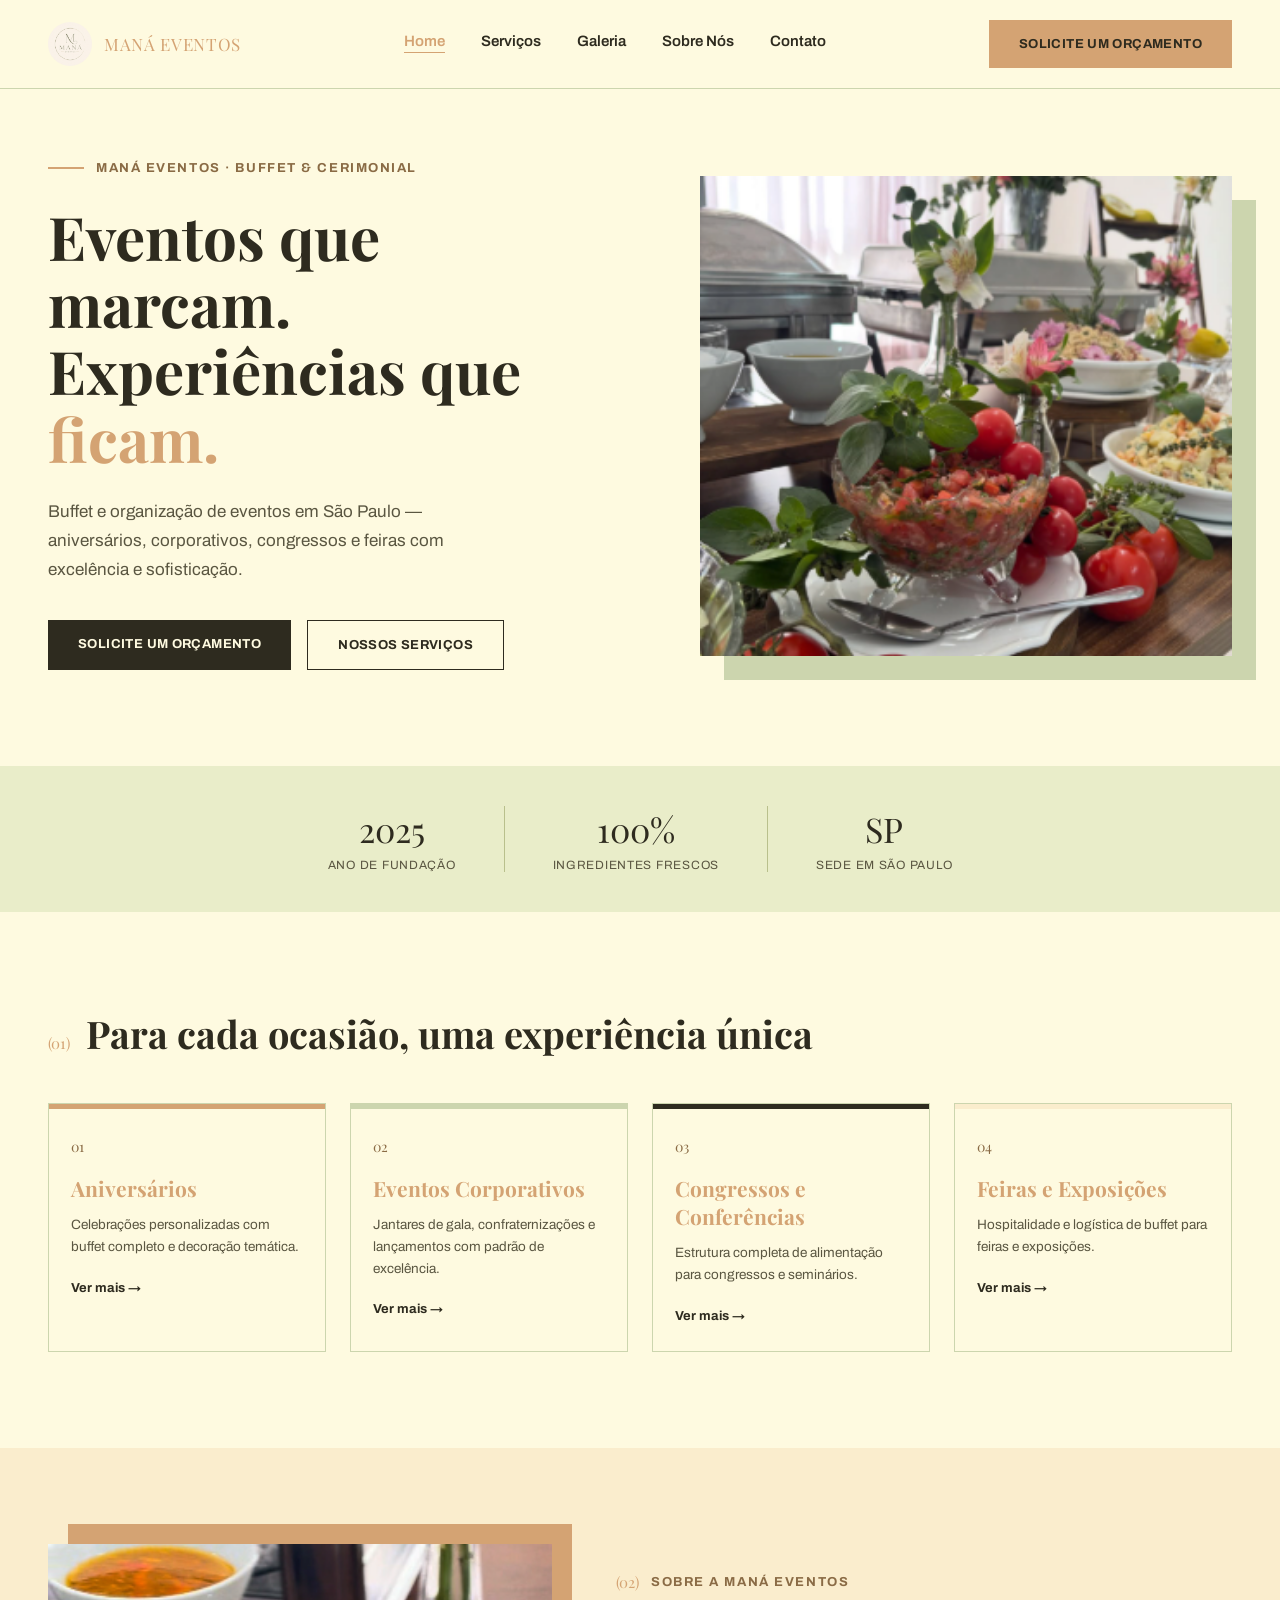
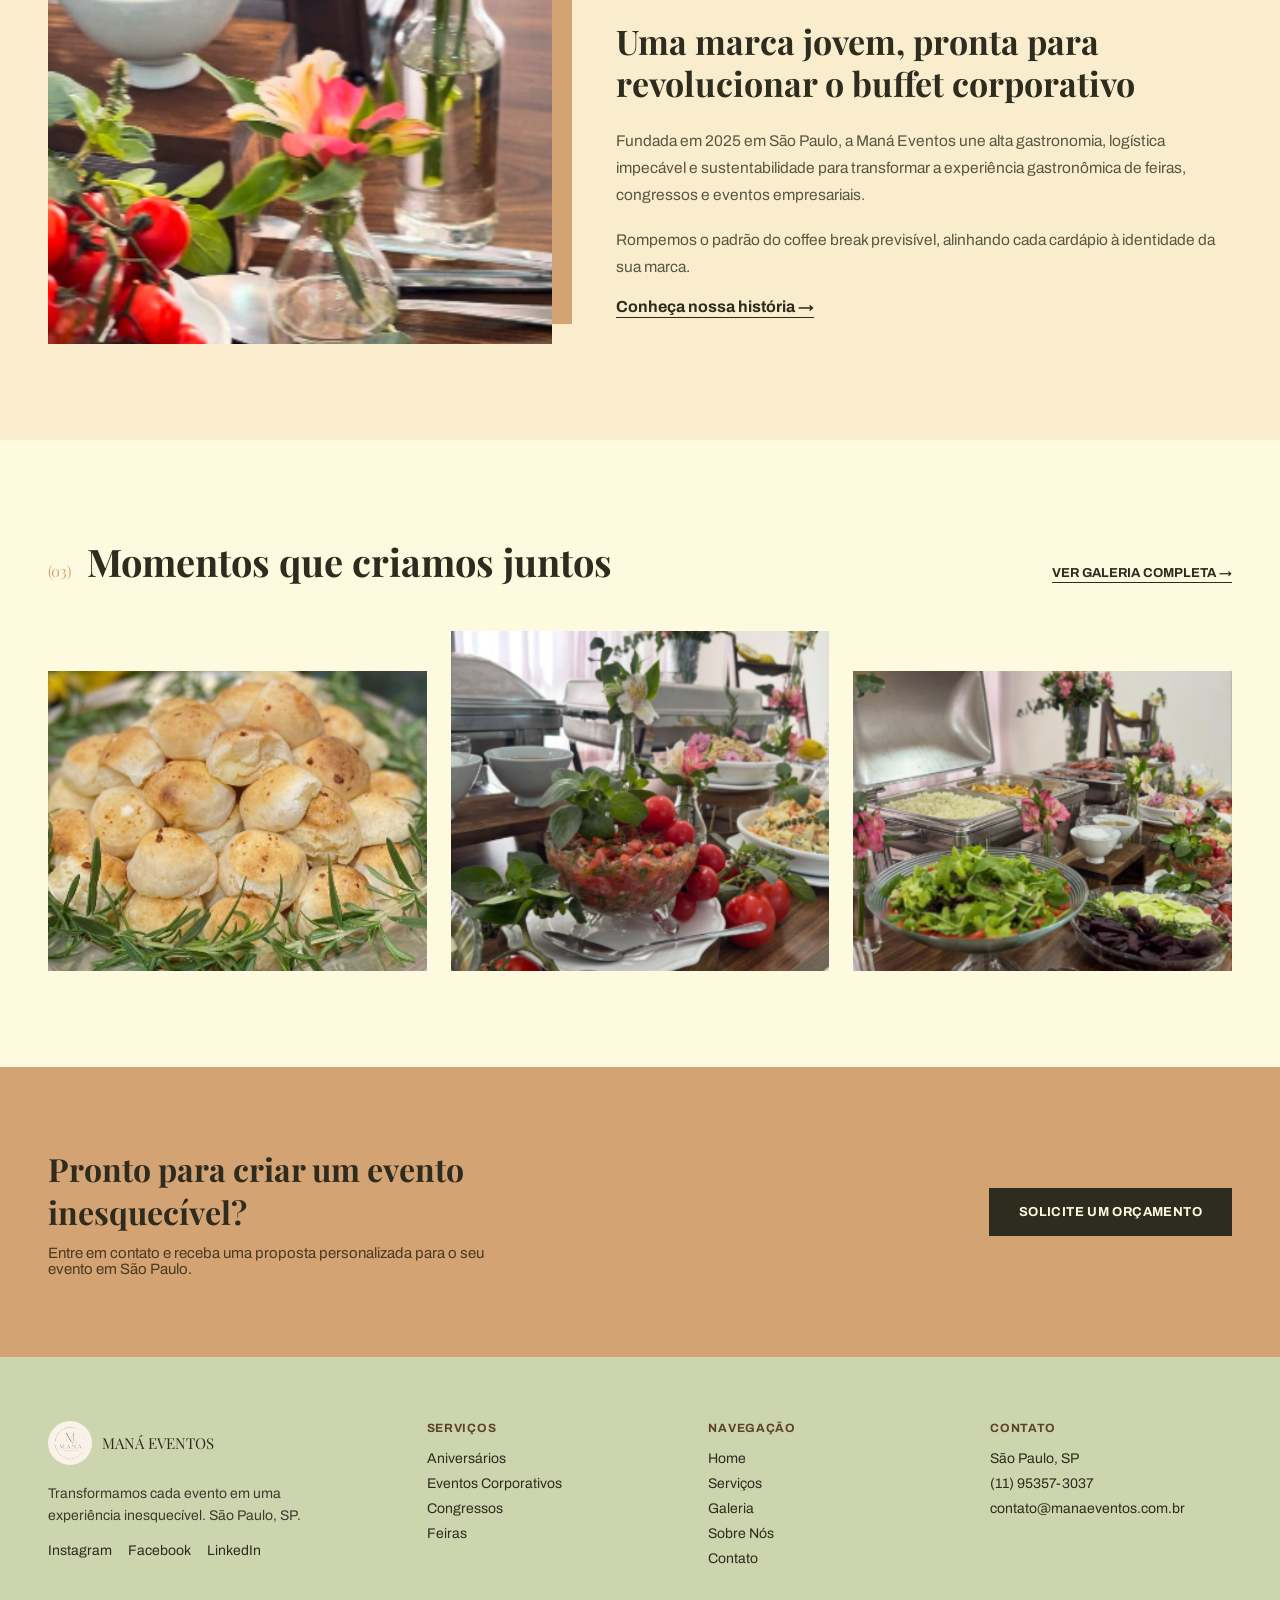
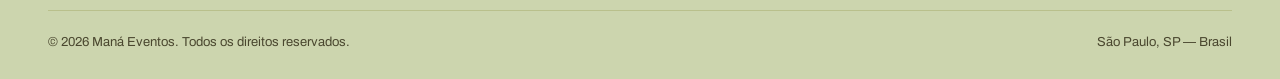
<file: index.html>
<!DOCTYPE html>
<html lang="pt-BR">
<head>
<meta charset="utf-8">
<meta name="viewport" content="width=device-width, initial-scale=1">
<title>Maná Eventos | Buffet & Cerimonial em São Paulo</title>
<meta name="description" content="Buffet e organização de eventos em São Paulo — aniversários, corporativos, congressos e feiras com excelência e sofisticação.">
<link rel="preconnect" href="https://fonts.googleapis.com">
<link rel="preconnect" href="https://fonts.gstatic.com" crossorigin>
<link href="https://fonts.googleapis.com/css2?family=Playfair+Display:ital,wght@0,500;0,700;1,500&family=Archivo:wght@400;500;600;700&display=swap" rel="stylesheet">
<link rel="stylesheet" href="css/style.css">
</head>
<body>

<nav class="nav">
  <a class="nav-brand" href="index.html">
    <img src="assets/mana-logo.jpeg" alt="Maná Eventos">
    <span>MANÁ EVENTOS</span>
  </a>
  <div class="nav-links" id="nav-links">
    <a class="nav-link active" href="index.html">Home</a>
    <a class="nav-link" href="servicos.html">Serviços</a>
    <a class="nav-link" href="galeria.html">Galeria</a>
    <a class="nav-link" href="sobre.html">Sobre Nós</a>
    <a class="nav-link" href="contato.html">Contato</a>
  </div>
  <a class="btn btn-terracotta nav-cta" href="contato.html">SOLICITE UM ORÇAMENTO</a>
  <button id="nav-burger" class="nav-burger" aria-label="Abrir menu"><span></span><span></span><span></span></button>
  <div id="mobile-menu" class="mobile-menu">
    <a class="nav-link active" href="index.html">Home</a>
    <a class="nav-link" href="servicos.html">Serviços</a>
    <a class="nav-link" href="galeria.html">Galeria</a>
    <a class="nav-link" href="sobre.html">Sobre Nós</a>
    <a class="nav-link" href="contato.html">Contato</a>
    <a class="btn btn-terracotta" href="contato.html">SOLICITE UM ORÇAMENTO</a>
  </div>
</nav>

<div class="wrap hero">
  <div>
    <div class="eyebrow">
      <div class="rule"></div>
      <span class="label">MANÁ EVENTOS · BUFFET &amp; CERIMONIAL</span>
    </div>
    <h1>Eventos que marcam.<br>Experiências que <span class="accent">ficam.</span></h1>
    <p class="lede">Buffet e organização de eventos em São Paulo — aniversários, corporativos, congressos e feiras com excelência e sofisticação.</p>
    <div class="hero-actions">
      <a class="btn btn-dark" href="contato.html">SOLICITE UM ORÇAMENTO</a>
      <a class="btn btn-outline" href="servicos.html">NOSSOS SERVIÇOS</a>
    </div>
  </div>
  <div class="hero-media">
    <div class="backdrop"></div>
    <img src="assets/food-6.png" alt="Mesa de evento Maná Eventos">
  </div>
</div>

<div class="stats-band">
  <div class="wrap">
    <div class="stat"><div class="num">2025</div><div class="cap">ANO DE FUNDAÇÃO</div></div>
    <div class="stat"><div class="num">100%</div><div class="cap">INGREDIENTES FRESCOS</div></div>
    <div class="stat"><div class="num">SP</div><div class="cap">SEDE EM SÃO PAULO</div></div>
  </div>
</div>

<div class="wrap section">
  <div class="section-tag">
    <span class="num">(01)</span>
    <h2>Para cada ocasião, uma experiência única</h2>
  </div>
  <div class="services-grid">
    <a class="svc-card" href="servicos.html">
      <div class="bar" style="background:#D4A373;"></div>
      <div class="body">
        <div class="num">01</div>
        <h3>Aniversários</h3>
        <p>Celebrações personalizadas com buffet completo e decoração temática.</p>
        <span class="more">Ver mais →</span>
      </div>
    </a>
    <a class="svc-card" href="servicos.html">
      <div class="bar" style="background:#CCD5AE;"></div>
      <div class="body">
        <div class="num">02</div>
        <h3>Eventos Corporativos</h3>
        <p>Jantares de gala, confraternizações e lançamentos com padrão de excelência.</p>
        <span class="more">Ver mais →</span>
      </div>
    </a>
    <a class="svc-card" href="servicos.html">
      <div class="bar" style="background:#2E2B1F;"></div>
      <div class="body">
        <div class="num">03</div>
        <h3>Congressos e Conferências</h3>
        <p>Estrutura completa de alimentação para congressos e seminários.</p>
        <span class="more">Ver mais →</span>
      </div>
    </a>
    <a class="svc-card" href="servicos.html">
      <div class="bar" style="background:#FAEDCD;"></div>
      <div class="body">
        <div class="num">04</div>
        <h3>Feiras e Exposições</h3>
        <p>Hospitalidade e logística de buffet para feiras e exposições.</p>
        <span class="more">Ver mais →</span>
      </div>
    </a>
  </div>
</div>

<div class="about-preview">
  <div class="wrap">
    <div class="media">
      <div class="backdrop"></div>
      <img src="assets/food-5.png" alt="Preparo do buffet Maná Eventos">
    </div>
    <div>
      <div class="eyebrow">
        <span class="num" style="font-family:'Playfair Display',serif;font-size:15px;color:#D4A373;">(02)</span>
        <span class="label">SOBRE A MANÁ EVENTOS</span>
      </div>
      <h2>Uma marca jovem, pronta para revolucionar o buffet corporativo</h2>
      <p>Fundada em 2025 em São Paulo, a Maná Eventos une alta gastronomia, logística impecável e sustentabilidade para transformar a experiência gastronômica de feiras, congressos e eventos empresariais.</p>
      <p>Rompemos o padrão do coffee break previsível, alinhando cada cardápio à identidade da sua marca.</p>
      <a class="more" href="sobre.html">Conheça nossa história →</a>
    </div>
  </div>
</div>

<div class="wrap section">
  <div class="section-tag" style="justify-content:space-between;">
    <div style="display:flex;align-items:baseline;gap:16px;">
      <span class="num">(03)</span>
      <h2>Momentos que criamos juntos</h2>
    </div>
    <a href="galeria.html" style="font-size:13px;font-weight:700;color:#2E2B1F;border-bottom:1px solid #2E2B1F;padding-bottom:2px;white-space:nowrap;">VER GALERIA COMPLETA →</a>
  </div>
  <div class="gallery-preview-grid">
    <img class="short" src="assets/food-1.png" alt="Buffet Maná Eventos">
    <img class="tall" src="assets/food-6.png" alt="Mesa de evento Maná Eventos">
    <img class="short" src="assets/food-4.png" alt="Mesa de evento Maná Eventos">
  </div>
</div>

<div class="cta-band">
  <div class="wrap">
    <div>
      <h2>Pronto para criar um evento inesquecível?</h2>
      <p>Entre em contato e receba uma proposta personalizada para o seu evento em São Paulo.</p>
    </div>
    <a class="btn btn-dark" href="contato.html">SOLICITE UM ORÇAMENTO</a>
  </div>
</div>

<footer class="site-footer">
  <div class="wrap footer-grid">
    <div>
      <div class="footer-brand"><img src="assets/mana-logo.jpeg" alt="Maná Eventos"><span>MANÁ EVENTOS</span></div>
      <p>Transformamos cada evento em uma experiência inesquecível. São Paulo, SP.</p>
      <div class="footer-social">
        <a href="https://instagram.com/mana_eventosbuffet" target="_blank" rel="noopener">Instagram</a>
        <a href="#">Facebook</a>
        <a href="#">LinkedIn</a>
      </div>
    </div>
    <div>
      <div class="footer-col-title">SERVIÇOS</div>
      <div class="footer-links">
        <a href="servicos.html">Aniversários</a>
        <a href="servicos.html">Eventos Corporativos</a>
        <a href="servicos.html">Congressos</a>
        <a href="servicos.html">Feiras</a>
      </div>
    </div>
    <div>
      <div class="footer-col-title">NAVEGAÇÃO</div>
      <div class="footer-links">
        <a href="index.html">Home</a>
        <a href="servicos.html">Serviços</a>
        <a href="galeria.html">Galeria</a>
        <a href="sobre.html">Sobre Nós</a>
        <a href="contato.html">Contato</a>
      </div>
    </div>
    <div>
      <div class="footer-col-title">CONTATO</div>
      <div class="footer-links">
        <span>São Paulo, SP</span>
        <span>(11) 95357-3037</span>
        <span>contato@manaeventos.com.br</span>
      </div>
    </div>
  </div>
  <div class="footer-bottom">
    <span>© 2026 Maná Eventos. Todos os direitos reservados.</span>
    <span>São Paulo, SP — Brasil</span>
  </div>
</footer>
<script src="js/main.js"></script>
</body>
</html>
</file>
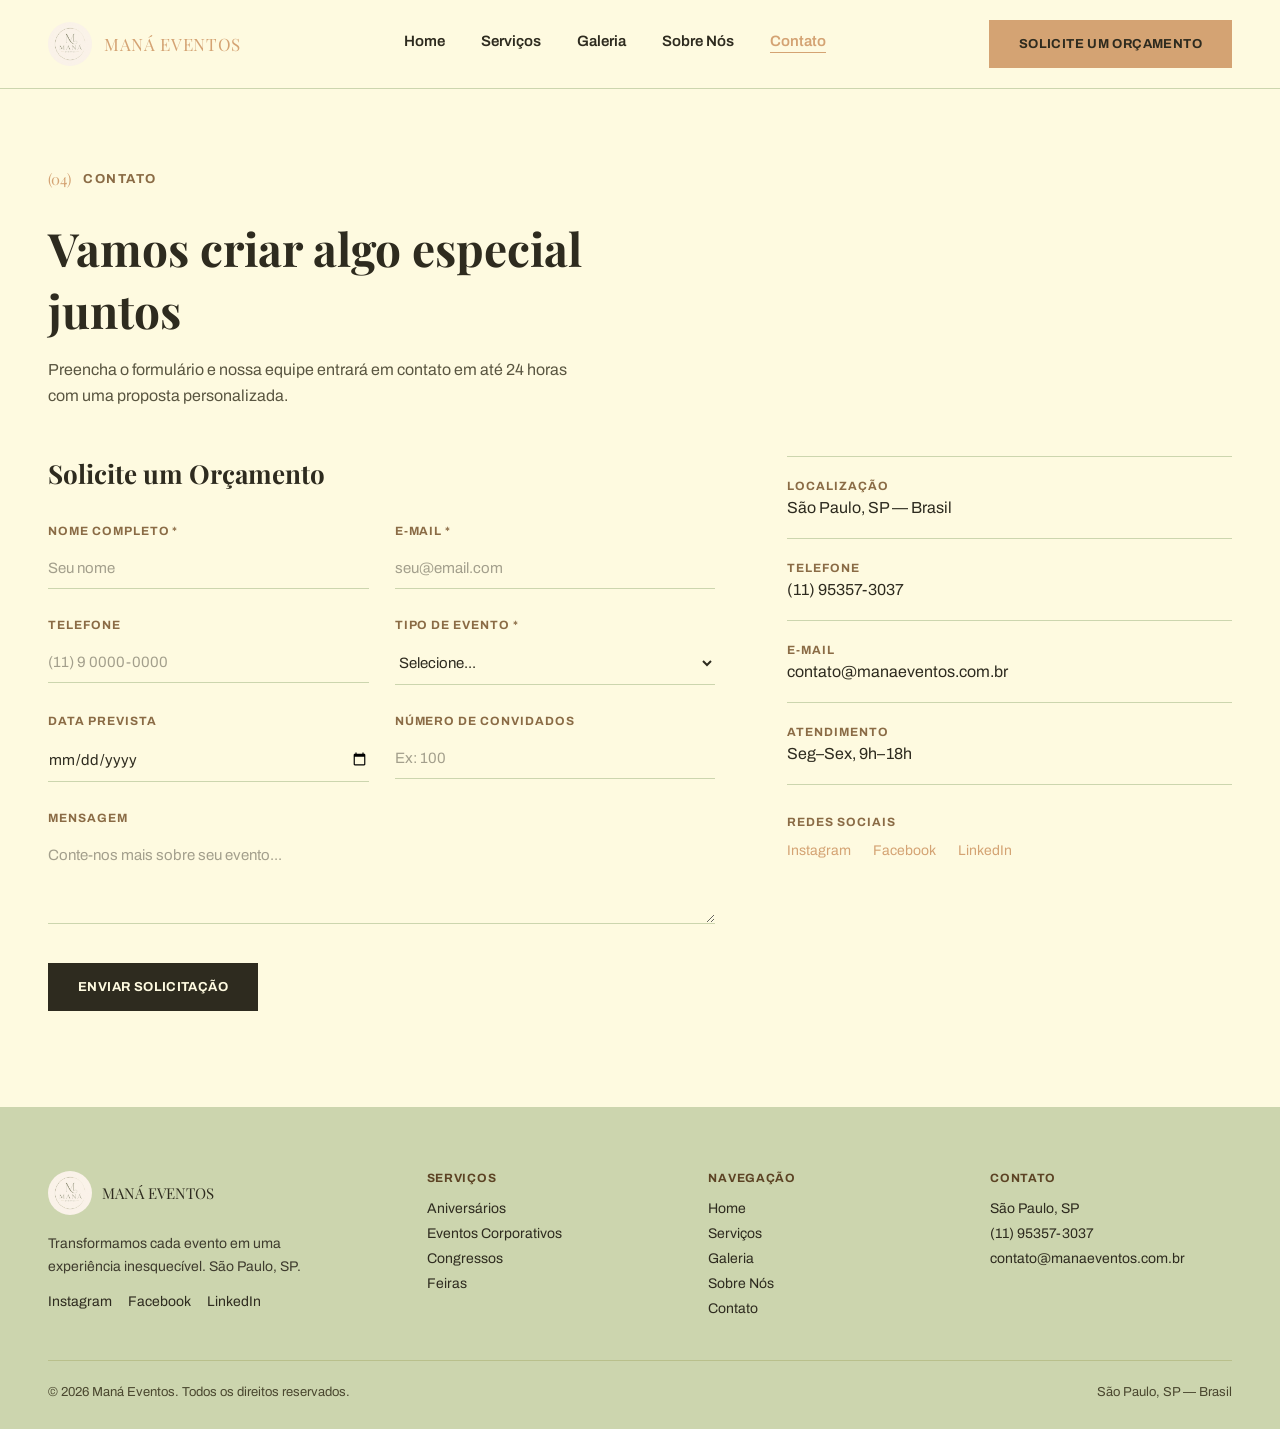
<file: contato.html>
<!DOCTYPE html>
<html lang="pt-BR">
<head>
<meta charset="utf-8">
<meta name="viewport" content="width=device-width, initial-scale=1">
<title>Contato | Maná Eventos</title>
<meta name="description" content="Solicite um orçamento com a Maná Eventos. Nossa equipe entrará em contato em até 24 horas com uma proposta personalizada.">
<link rel="preconnect" href="https://fonts.googleapis.com">
<link rel="preconnect" href="https://fonts.gstatic.com" crossorigin>
<link href="https://fonts.googleapis.com/css2?family=Playfair+Display:ital,wght@0,500;0,700;1,500&family=Archivo:wght@400;500;600;700&display=swap" rel="stylesheet">
<link rel="stylesheet" href="css/style.css">
</head>
<body>

<nav class="nav">
  <a class="nav-brand" href="index.html">
    <img src="assets/mana-logo.jpeg" alt="Maná Eventos">
    <span>MANÁ EVENTOS</span>
  </a>
  <div class="nav-links">
    <a class="nav-link" href="index.html">Home</a>
    <a class="nav-link" href="servicos.html">Serviços</a>
    <a class="nav-link" href="galeria.html">Galeria</a>
    <a class="nav-link" href="sobre.html">Sobre Nós</a>
    <a class="nav-link active" href="contato.html">Contato</a>
  </div>
  <a class="btn btn-terracotta nav-cta" href="contato.html">SOLICITE UM ORÇAMENTO</a>
  <button id="nav-burger" class="nav-burger" aria-label="Abrir menu"><span></span><span></span><span></span></button>
  <div id="mobile-menu" class="mobile-menu">
    <a class="nav-link" href="index.html">Home</a>
    <a class="nav-link" href="servicos.html">Serviços</a>
    <a class="nav-link" href="galeria.html">Galeria</a>
    <a class="nav-link" href="sobre.html">Sobre Nós</a>
    <a class="nav-link active" href="contato.html">Contato</a>
    <a class="btn btn-terracotta" href="contato.html">SOLICITE UM ORÇAMENTO</a>
  </div>
</nav>

<div class="wrap page-head">
  <div class="eyebrow">
    <span class="num" style="font-family:'Playfair Display',serif;font-size:15px;color:#D4A373;">(04)</span>
    <span class="label">CONTATO</span>
  </div>
  <h1 style="max-width:600px;">Vamos criar algo especial juntos</h1>
  <p style="max-width:520px;">Preencha o formulário e nossa equipe entrará em contato em até 24 horas com uma proposta personalizada.</p>
</div>

<div class="wrap contact-body">
  <div>
    <h2>Solicite um Orçamento</h2>

    <div id="success-note" class="success-note" style="display:none;">Obrigado! Recebemos sua solicitação e entraremos em contato em breve.</div>
    <div id="error-note" class="error-note" style="display:none;">Não foi possível enviar sua solicitação agora. Tente novamente em instantes ou fale conosco pelo telefone (11) 95357-3037.</div>

    <form id="contact-form" class="contact-form" action="/api/contact" method="POST">
      <input type="text" name="_honey" style="display:none" tabindex="-1" autocomplete="off">
      <div class="form-row">
        <div class="field">
          <label for="nome">NOME COMPLETO *</label>
          <input id="nome" name="nome" required placeholder="Seu nome">
        </div>
        <div class="field">
          <label for="email">E-MAIL *</label>
          <input id="email" name="email" type="email" required placeholder="seu@email.com">
        </div>
      </div>
      <div class="form-row">
        <div class="field">
          <label for="telefone">TELEFONE</label>
          <input id="telefone" name="telefone" type="tel" inputmode="numeric" autocomplete="tel" placeholder="(11) 9 0000-0000">
        </div>
        <div class="field">
          <label for="tipoEvento">TIPO DE EVENTO *</label>
          <select id="tipoEvento" name="tipoEvento" required>
            <option value="">Selecione...</option>
            <option value="Aniversário">Aniversário</option>
            <option value="Evento Corporativo">Evento Corporativo</option>
            <option value="Congresso">Congresso</option>
            <option value="Feira">Feira</option>
            <option value="Outro">Outro</option>
          </select>
        </div>
      </div>
      <div class="form-row">
        <div class="field">
          <label for="data">DATA PREVISTA</label>
          <input id="data" name="data" type="date">
        </div>
        <div class="field">
          <label for="convidados">NÚMERO DE CONVIDADOS</label>
          <input id="convidados" name="convidados" placeholder="Ex: 100">
        </div>
      </div>
      <div class="field">
        <label for="mensagem">MENSAGEM</label>
        <textarea id="mensagem" name="mensagem" rows="4" placeholder="Conte-nos mais sobre seu evento..."></textarea>
      </div>
      <button type="submit" class="btn btn-dark submit" id="contact-submit">ENVIAR SOLICITAÇÃO</button>
    </form>
  </div>

  <div>
    <div class="info-list">
      <div class="item">
        <div class="k">LOCALIZAÇÃO</div>
        <div class="v">São Paulo, SP — Brasil</div>
      </div>
      <div class="item">
        <div class="k">TELEFONE</div>
        <div class="v">(11) 95357-3037</div>
      </div>
      <div class="item">
        <div class="k">E-MAIL</div>
        <div class="v">contato@manaeventos.com.br</div>
      </div>
      <div class="item last">
        <div class="k">ATENDIMENTO</div>
        <div class="v">Seg–Sex, 9h–18h</div>
      </div>
    </div>
    <div class="social-block">
      <div class="label">REDES SOCIAIS</div>
      <div class="links">
        <a href="https://instagram.com/mana_eventosbuffet" target="_blank" rel="noopener">Instagram</a>
        <a href="#">Facebook</a>
        <a href="#">LinkedIn</a>
      </div>
    </div>
  </div>
</div>

<footer class="site-footer">
  <div class="wrap footer-grid">
    <div>
      <div class="footer-brand"><img src="assets/mana-logo.jpeg" alt="Maná Eventos"><span>MANÁ EVENTOS</span></div>
      <p>Transformamos cada evento em uma experiência inesquecível. São Paulo, SP.</p>
      <div class="footer-social">
        <a href="https://instagram.com/mana_eventosbuffet" target="_blank" rel="noopener">Instagram</a>
        <a href="#">Facebook</a>
        <a href="#">LinkedIn</a>
      </div>
    </div>
    <div>
      <div class="footer-col-title">SERVIÇOS</div>
      <div class="footer-links">
        <a href="servicos.html">Aniversários</a>
        <a href="servicos.html">Eventos Corporativos</a>
        <a href="servicos.html">Congressos</a>
        <a href="servicos.html">Feiras</a>
      </div>
    </div>
    <div>
      <div class="footer-col-title">NAVEGAÇÃO</div>
      <div class="footer-links">
        <a href="index.html">Home</a>
        <a href="servicos.html">Serviços</a>
        <a href="galeria.html">Galeria</a>
        <a href="sobre.html">Sobre Nós</a>
        <a href="contato.html">Contato</a>
      </div>
    </div>
    <div>
      <div class="footer-col-title">CONTATO</div>
      <div class="footer-links">
        <span>São Paulo, SP</span>
        <span>(11) 95357-3037</span>
        <span>contato@manaeventos.com.br</span>
      </div>
    </div>
  </div>
  <div class="footer-bottom">
    <span>© 2026 Maná Eventos. Todos os direitos reservados.</span>
    <span>São Paulo, SP — Brasil</span>
  </div>
</footer>
<script src="js/main.js"></script>
<script src="js/phone-mask.js"></script>
<script src="js/contact-form.js"></script>
</body>
</html>
</file>
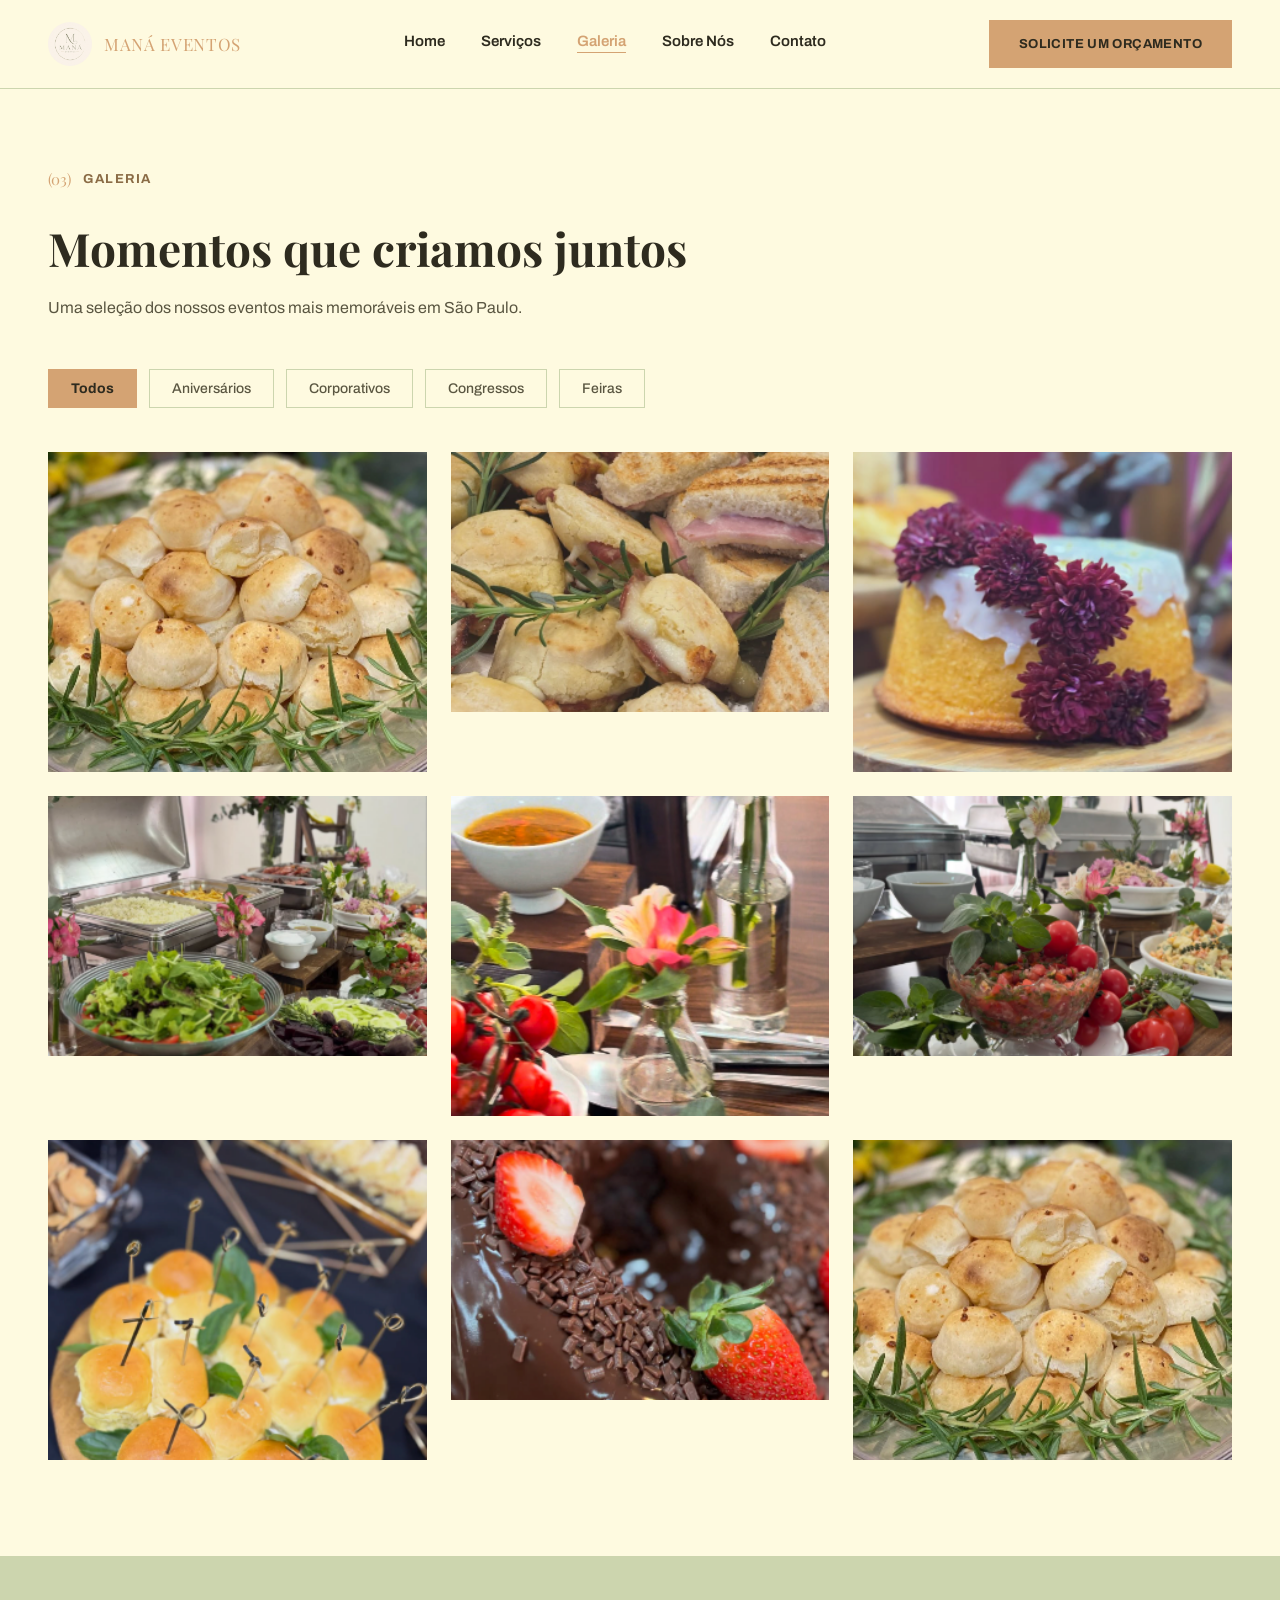
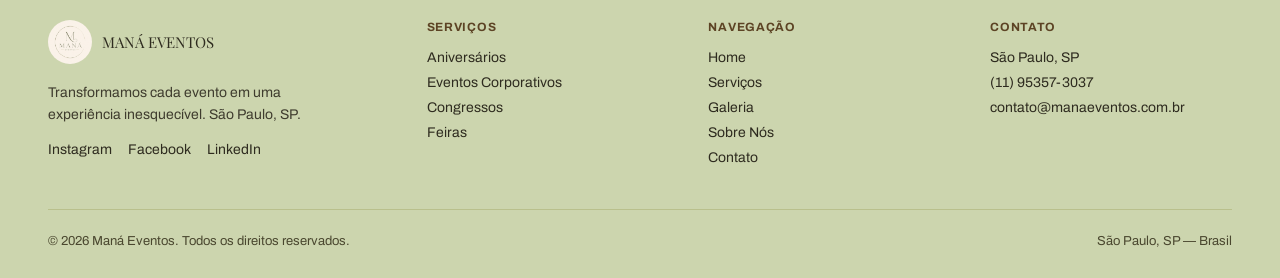
<file: galeria.html>
<!DOCTYPE html>
<html lang="pt-BR">
<head>
<meta charset="utf-8">
<meta name="viewport" content="width=device-width, initial-scale=1">
<title>Galeria | Maná Eventos</title>
<meta name="description" content="Uma seleção dos eventos mais memoráveis da Maná Eventos em São Paulo.">
<link rel="preconnect" href="https://fonts.googleapis.com">
<link rel="preconnect" href="https://fonts.gstatic.com" crossorigin>
<link href="https://fonts.googleapis.com/css2?family=Playfair+Display:ital,wght@0,500;0,700;1,500&family=Archivo:wght@400;500;600;700&display=swap" rel="stylesheet">
<link rel="stylesheet" href="css/style.css">
</head>
<body>

<nav class="nav">
  <a class="nav-brand" href="index.html">
    <img src="assets/mana-logo.jpeg" alt="Maná Eventos">
    <span>MANÁ EVENTOS</span>
  </a>
  <div class="nav-links">
    <a class="nav-link" href="index.html">Home</a>
    <a class="nav-link" href="servicos.html">Serviços</a>
    <a class="nav-link active" href="galeria.html">Galeria</a>
    <a class="nav-link" href="sobre.html">Sobre Nós</a>
    <a class="nav-link" href="contato.html">Contato</a>
  </div>
  <a class="btn btn-terracotta nav-cta" href="contato.html">SOLICITE UM ORÇAMENTO</a>
  <button id="nav-burger" class="nav-burger" aria-label="Abrir menu"><span></span><span></span><span></span></button>
  <div id="mobile-menu" class="mobile-menu">
    <a class="nav-link" href="index.html">Home</a>
    <a class="nav-link" href="servicos.html">Serviços</a>
    <a class="nav-link active" href="galeria.html">Galeria</a>
    <a class="nav-link" href="sobre.html">Sobre Nós</a>
    <a class="nav-link" href="contato.html">Contato</a>
    <a class="btn btn-terracotta" href="contato.html">SOLICITE UM ORÇAMENTO</a>
  </div>
</nav>

<div class="wrap page-head">
  <div class="eyebrow">
    <span class="num" style="font-family:'Playfair Display',serif;font-size:15px;color:#D4A373;">(03)</span>
    <span class="label">GALERIA</span>
  </div>
  <h1>Momentos que criamos juntos</h1>
  <p>Uma seleção dos nossos eventos mais memoráveis em São Paulo.</p>
</div>

<div class="wrap gallery-body">
  <div class="gallery-tabs" id="gallery-tabs">
    <button class="gallery-tab active" data-filter="Todos">Todos</button>
    <button class="gallery-tab" data-filter="Aniversários">Aniversários</button>
    <button class="gallery-tab" data-filter="Corporativos">Corporativos</button>
    <button class="gallery-tab" data-filter="Congressos">Congressos</button>
    <button class="gallery-tab" data-filter="Feiras">Feiras</button>
  </div>
  <div class="gallery-grid" id="gallery-grid">
    <div class="gallery-item h-tall" data-tags="Todos,Aniversários,Corporativos"><img src="assets/food-1.png" alt="Evento Maná"></div>
    <div class="gallery-item h-short" data-tags="Todos,Corporativos,Feiras"><img src="assets/food-2.png" alt="Evento Maná"></div>
    <div class="gallery-item h-tall" data-tags="Todos,Aniversários"><img src="assets/food-3.png" alt="Evento Maná"></div>
    <div class="gallery-item h-short" data-tags="Todos,Corporativos,Congressos"><img src="assets/food-4.png" alt="Evento Maná"></div>
    <div class="gallery-item h-tall" data-tags="Todos,Aniversários,Feiras"><img src="assets/food-5.png" alt="Evento Maná"></div>
    <div class="gallery-item h-short" data-tags="Todos,Corporativos"><img src="assets/food-6.png" alt="Evento Maná"></div>
    <div class="gallery-item h-tall" data-tags="Todos,Aniversários,Congressos"><img src="assets/food-7.png" alt="Evento Maná"></div>
    <div class="gallery-item h-short" data-tags="Todos,Aniversários"><img src="assets/food-8.png" alt="Evento Maná"></div>
    <div class="gallery-item h-tall" data-tags="Todos,Congressos,Feiras"><img src="assets/food-1.png" alt="Evento Maná"></div>
  </div>
</div>

<footer class="site-footer">
  <div class="wrap footer-grid">
    <div>
      <div class="footer-brand"><img src="assets/mana-logo.jpeg" alt="Maná Eventos"><span>MANÁ EVENTOS</span></div>
      <p>Transformamos cada evento em uma experiência inesquecível. São Paulo, SP.</p>
      <div class="footer-social">
        <a href="https://instagram.com/mana_eventosbuffet" target="_blank" rel="noopener">Instagram</a>
        <a href="#">Facebook</a>
        <a href="#">LinkedIn</a>
      </div>
    </div>
    <div>
      <div class="footer-col-title">SERVIÇOS</div>
      <div class="footer-links">
        <a href="servicos.html">Aniversários</a>
        <a href="servicos.html">Eventos Corporativos</a>
        <a href="servicos.html">Congressos</a>
        <a href="servicos.html">Feiras</a>
      </div>
    </div>
    <div>
      <div class="footer-col-title">NAVEGAÇÃO</div>
      <div class="footer-links">
        <a href="index.html">Home</a>
        <a href="servicos.html">Serviços</a>
        <a href="galeria.html">Galeria</a>
        <a href="sobre.html">Sobre Nós</a>
        <a href="contato.html">Contato</a>
      </div>
    </div>
    <div>
      <div class="footer-col-title">CONTATO</div>
      <div class="footer-links">
        <span>São Paulo, SP</span>
        <span>(11) 95357-3037</span>
        <span>contato@manaeventos.com.br</span>
      </div>
    </div>
  </div>
  <div class="footer-bottom">
    <span>© 2026 Maná Eventos. Todos os direitos reservados.</span>
    <span>São Paulo, SP — Brasil</span>
  </div>
</footer>
<script src="js/main.js"></script>
<script src="js/gallery.js"></script>
</body>
</html>
</file>
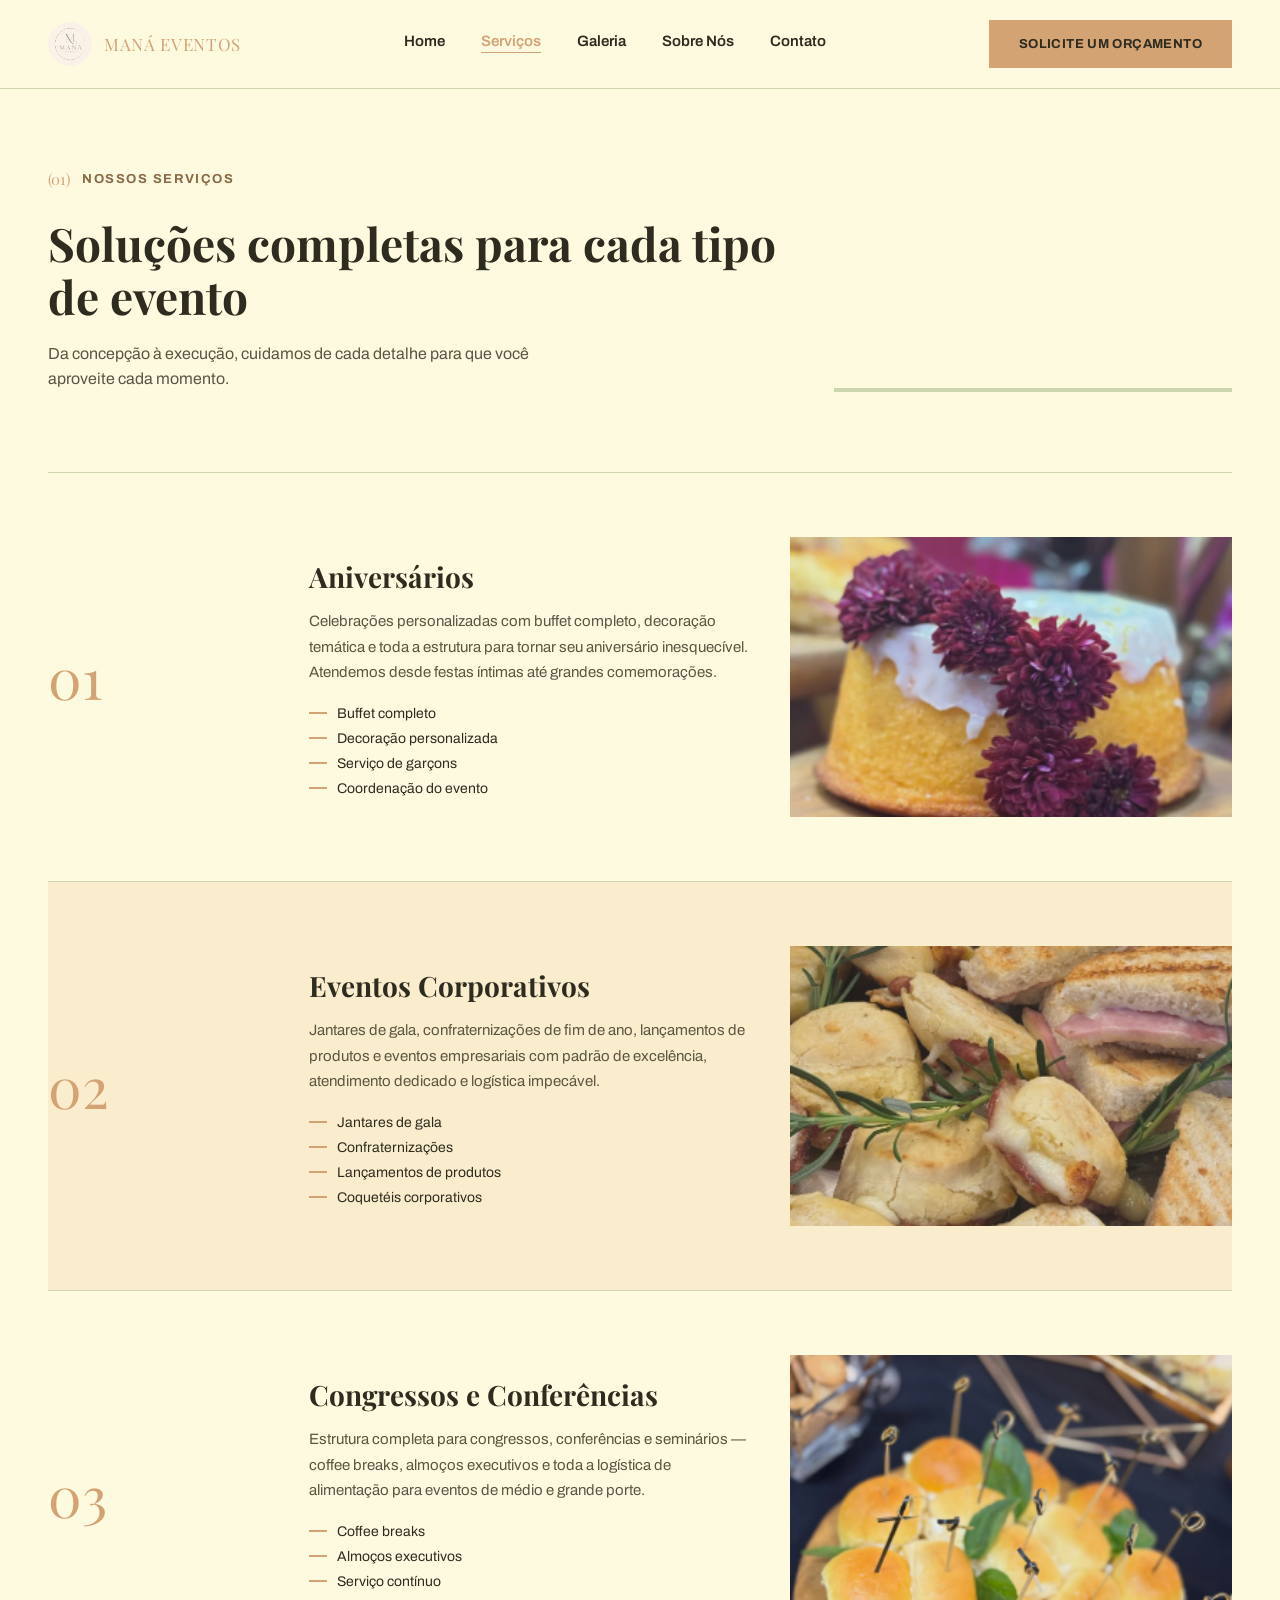
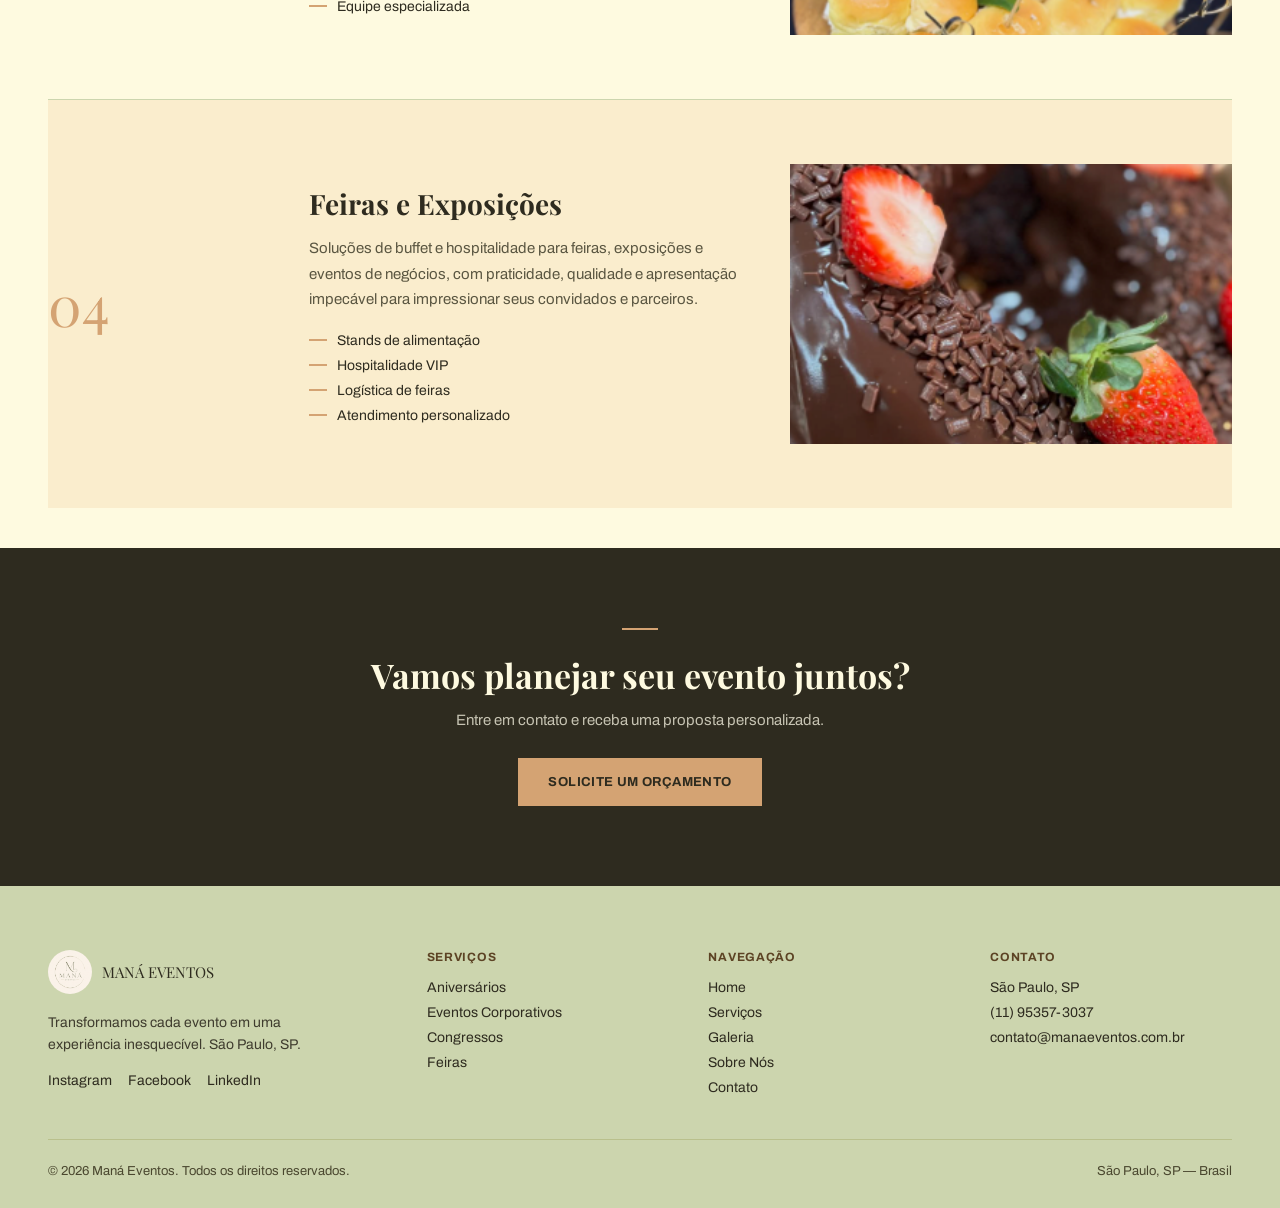
<file: servicos.html>
<!DOCTYPE html>
<html lang="pt-BR">
<head>
<meta charset="utf-8">
<meta name="viewport" content="width=device-width, initial-scale=1">
<title>Serviços | Maná Eventos</title>
<meta name="description" content="Aniversários, eventos corporativos, congressos e feiras — soluções completas de buffet e hospitalidade da Maná Eventos.">
<link rel="preconnect" href="https://fonts.googleapis.com">
<link rel="preconnect" href="https://fonts.gstatic.com" crossorigin>
<link href="https://fonts.googleapis.com/css2?family=Playfair+Display:ital,wght@0,500;0,700;1,500&family=Archivo:wght@400;500;600;700&display=swap" rel="stylesheet">
<link rel="stylesheet" href="css/style.css">
</head>
<body>

<nav class="nav">
  <a class="nav-brand" href="index.html">
    <img src="assets/mana-logo.jpeg" alt="Maná Eventos">
    <span>MANÁ EVENTOS</span>
  </a>
  <div class="nav-links">
    <a class="nav-link" href="index.html">Home</a>
    <a class="nav-link active" href="servicos.html">Serviços</a>
    <a class="nav-link" href="galeria.html">Galeria</a>
    <a class="nav-link" href="sobre.html">Sobre Nós</a>
    <a class="nav-link" href="contato.html">Contato</a>
  </div>
  <a class="btn btn-terracotta nav-cta" href="contato.html">SOLICITE UM ORÇAMENTO</a>
  <button id="nav-burger" class="nav-burger" aria-label="Abrir menu"><span></span><span></span><span></span></button>
  <div id="mobile-menu" class="mobile-menu">
    <a class="nav-link" href="index.html">Home</a>
    <a class="nav-link active" href="servicos.html">Serviços</a>
    <a class="nav-link" href="galeria.html">Galeria</a>
    <a class="nav-link" href="sobre.html">Sobre Nós</a>
    <a class="nav-link" href="contato.html">Contato</a>
    <a class="btn btn-terracotta" href="contato.html">SOLICITE UM ORÇAMENTO</a>
  </div>
</nav>

<div class="wrap servicos-head">
  <div>
    <div class="eyebrow">
      <span class="num" style="font-family:'Playfair Display',serif;font-size:15px;color:#D4A373;">(01)</span>
      <span class="label">NOSSOS SERVIÇOS</span>
    </div>
    <h1>Soluções completas para cada tipo de evento</h1>
    <p>Da concepção à execução, cuidamos de cada detalhe para que você aproveite cada momento.</p>
  </div>
  <div class="rule"></div>
</div>

<div class="wrap services-list">
  <div class="svc-row">
    <div class="wrap">
      <div class="big-num">01</div>
      <div>
        <h3>Aniversários</h3>
        <p class="desc">Celebrações personalizadas com buffet completo, decoração temática e toda a estrutura para tornar seu aniversário inesquecível. Atendemos desde festas íntimas até grandes comemorações.</p>
        <div class="feature-list">
          <div class="feature"><span class="tick"></span><span class="label">Buffet completo</span></div>
          <div class="feature"><span class="tick"></span><span class="label">Decoração personalizada</span></div>
          <div class="feature"><span class="tick"></span><span class="label">Serviço de garçons</span></div>
          <div class="feature"><span class="tick"></span><span class="label">Coordenação do evento</span></div>
        </div>
      </div>
      <div class="media"><img src="assets/food-3.png" alt="Aniversários Maná Eventos"></div>
    </div>
  </div>

  <div class="svc-row bg-tan">
    <div class="wrap">
      <div class="big-num">02</div>
      <div>
        <h3>Eventos Corporativos</h3>
        <p class="desc">Jantares de gala, confraternizações de fim de ano, lançamentos de produtos e eventos empresariais com padrão de excelência, atendimento dedicado e logística impecável.</p>
        <div class="feature-list">
          <div class="feature"><span class="tick"></span><span class="label">Jantares de gala</span></div>
          <div class="feature"><span class="tick"></span><span class="label">Confraternizações</span></div>
          <div class="feature"><span class="tick"></span><span class="label">Lançamentos de produtos</span></div>
          <div class="feature"><span class="tick"></span><span class="label">Coquetéis corporativos</span></div>
        </div>
      </div>
      <div class="media"><img src="assets/food-2.png" alt="Eventos Corporativos Maná Eventos"></div>
    </div>
  </div>

  <div class="svc-row">
    <div class="wrap">
      <div class="big-num">03</div>
      <div>
        <h3>Congressos e Conferências</h3>
        <p class="desc">Estrutura completa para congressos, conferências e seminários — coffee breaks, almoços executivos e toda a logística de alimentação para eventos de médio e grande porte.</p>
        <div class="feature-list">
          <div class="feature"><span class="tick"></span><span class="label">Coffee breaks</span></div>
          <div class="feature"><span class="tick"></span><span class="label">Almoços executivos</span></div>
          <div class="feature"><span class="tick"></span><span class="label">Serviço contínuo</span></div>
          <div class="feature"><span class="tick"></span><span class="label">Equipe especializada</span></div>
        </div>
      </div>
      <div class="media"><img src="assets/food-7.png" alt="Congressos e Conferências Maná Eventos"></div>
    </div>
  </div>

  <div class="svc-row bg-tan">
    <div class="wrap">
      <div class="big-num">04</div>
      <div>
        <h3>Feiras e Exposições</h3>
        <p class="desc">Soluções de buffet e hospitalidade para feiras, exposições e eventos de negócios, com praticidade, qualidade e apresentação impecável para impressionar seus convidados e parceiros.</p>
        <div class="feature-list">
          <div class="feature"><span class="tick"></span><span class="label">Stands de alimentação</span></div>
          <div class="feature"><span class="tick"></span><span class="label">Hospitalidade VIP</span></div>
          <div class="feature"><span class="tick"></span><span class="label">Logística de feiras</span></div>
          <div class="feature"><span class="tick"></span><span class="label">Atendimento personalizado</span></div>
        </div>
      </div>
      <div class="media"><img src="assets/food-8.png" alt="Feiras e Exposições Maná Eventos"></div>
    </div>
  </div>
</div>

<div class="cta-band-dark">
  <div class="rule"></div>
  <h2>Vamos planejar seu evento juntos?</h2>
  <p>Entre em contato e receba uma proposta personalizada.</p>
  <a class="btn btn-terracotta" href="contato.html">SOLICITE UM ORÇAMENTO</a>
</div>

<footer class="site-footer">
  <div class="wrap footer-grid">
    <div>
      <div class="footer-brand"><img src="assets/mana-logo.jpeg" alt="Maná Eventos"><span>MANÁ EVENTOS</span></div>
      <p>Transformamos cada evento em uma experiência inesquecível. São Paulo, SP.</p>
      <div class="footer-social">
        <a href="https://instagram.com/mana_eventosbuffet" target="_blank" rel="noopener">Instagram</a>
        <a href="#">Facebook</a>
        <a href="#">LinkedIn</a>
      </div>
    </div>
    <div>
      <div class="footer-col-title">SERVIÇOS</div>
      <div class="footer-links">
        <a href="servicos.html">Aniversários</a>
        <a href="servicos.html">Eventos Corporativos</a>
        <a href="servicos.html">Congressos</a>
        <a href="servicos.html">Feiras</a>
      </div>
    </div>
    <div>
      <div class="footer-col-title">NAVEGAÇÃO</div>
      <div class="footer-links">
        <a href="index.html">Home</a>
        <a href="servicos.html">Serviços</a>
        <a href="galeria.html">Galeria</a>
        <a href="sobre.html">Sobre Nós</a>
        <a href="contato.html">Contato</a>
      </div>
    </div>
    <div>
      <div class="footer-col-title">CONTATO</div>
      <div class="footer-links">
        <span>São Paulo, SP</span>
        <span>(11) 95357-3037</span>
        <span>contato@manaeventos.com.br</span>
      </div>
    </div>
  </div>
  <div class="footer-bottom">
    <span>© 2026 Maná Eventos. Todos os direitos reservados.</span>
    <span>São Paulo, SP — Brasil</span>
  </div>
</footer>
<script src="js/main.js"></script>
</body>
</html>
</file>
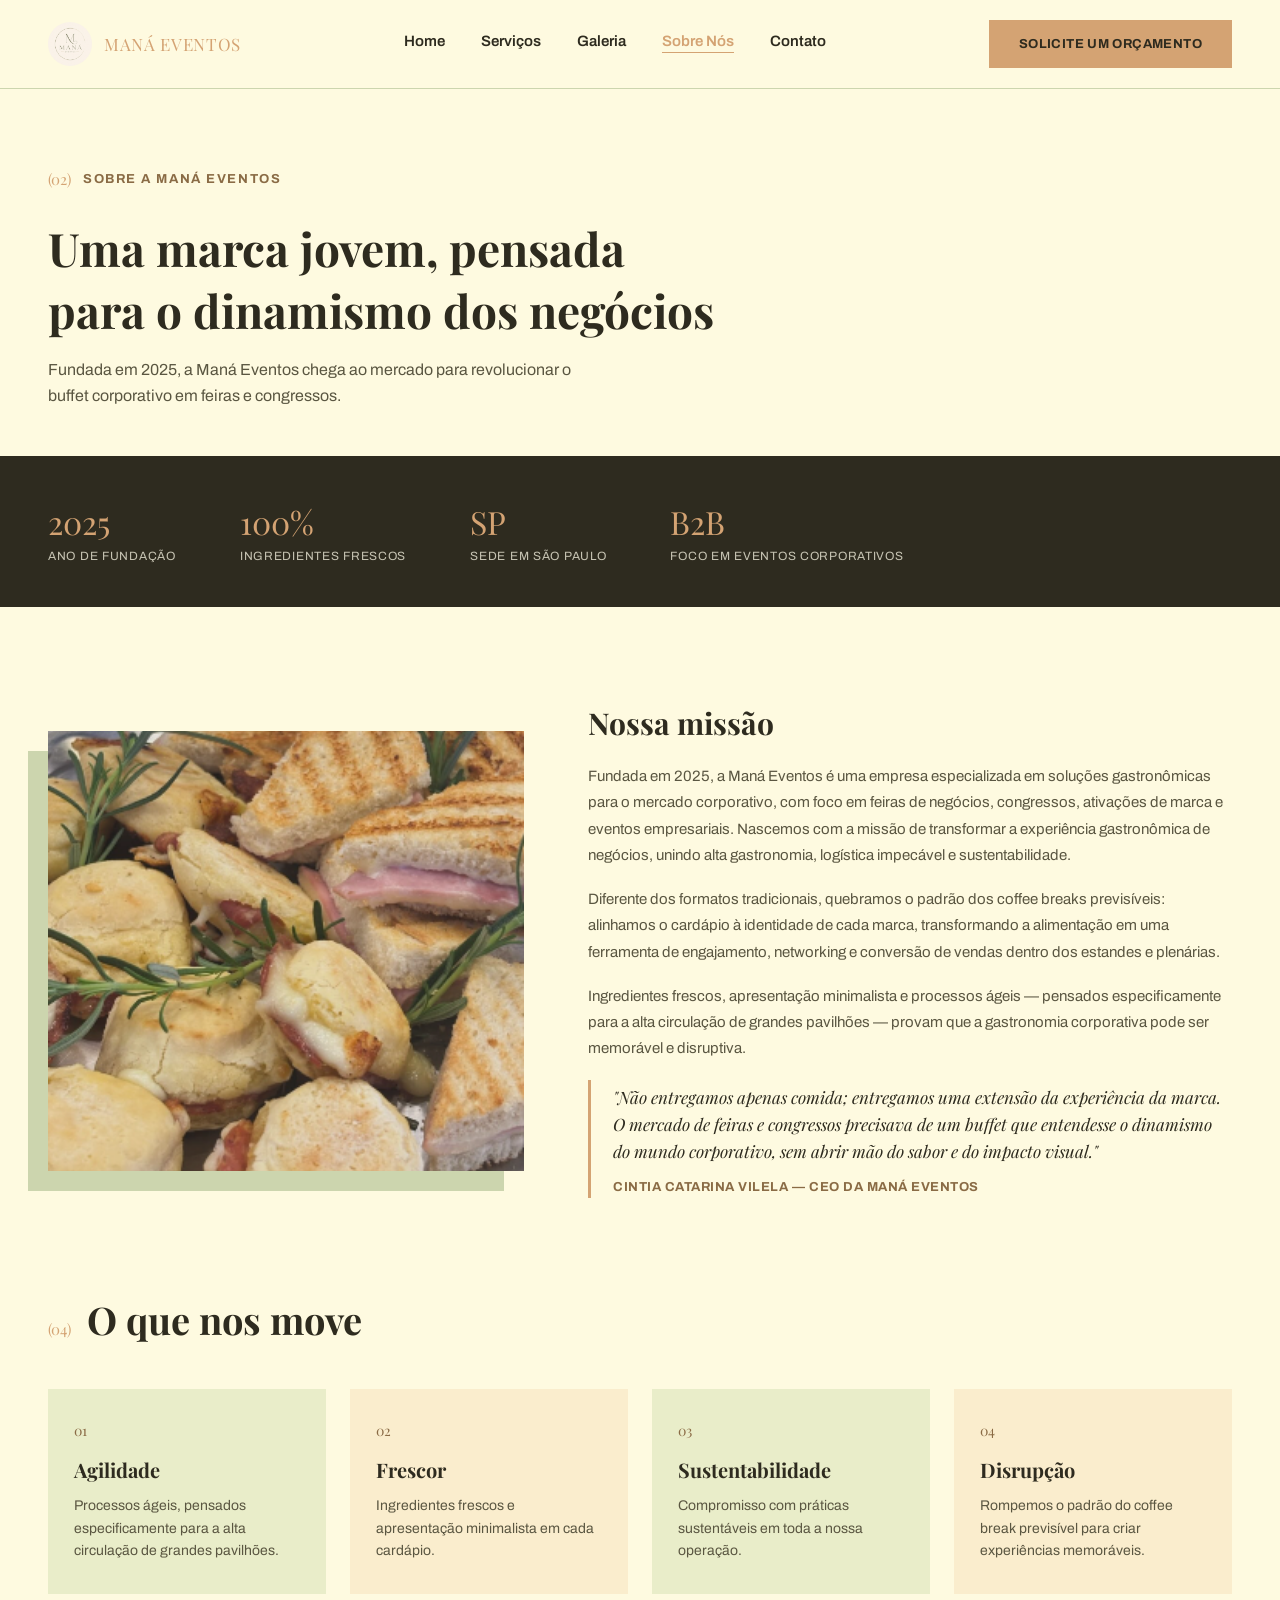
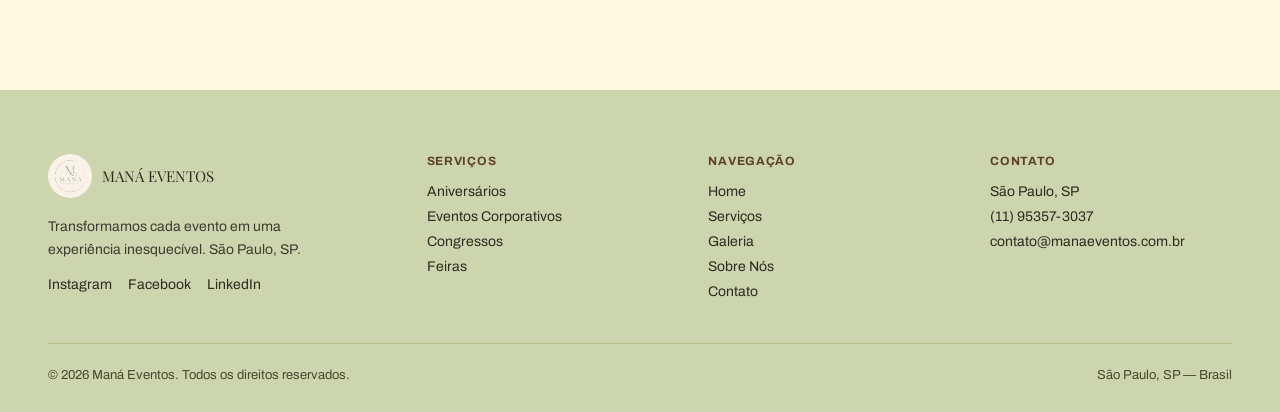
<file: sobre.html>
<!DOCTYPE html>
<html lang="pt-BR">
<head>
<meta charset="utf-8">
<meta name="viewport" content="width=device-width, initial-scale=1">
<title>Sobre Nós | Maná Eventos</title>
<meta name="description" content="Fundada em 2025, a Maná Eventos chega ao mercado para revolucionar o buffet corporativo em feiras e congressos.">
<link rel="preconnect" href="https://fonts.googleapis.com">
<link rel="preconnect" href="https://fonts.gstatic.com" crossorigin>
<link href="https://fonts.googleapis.com/css2?family=Playfair+Display:ital,wght@0,500;0,700;1,500&family=Archivo:wght@400;500;600;700&display=swap" rel="stylesheet">
<link rel="stylesheet" href="css/style.css">
</head>
<body>

<nav class="nav">
  <a class="nav-brand" href="index.html">
    <img src="assets/mana-logo.jpeg" alt="Maná Eventos">
    <span>MANÁ EVENTOS</span>
  </a>
  <div class="nav-links">
    <a class="nav-link" href="index.html">Home</a>
    <a class="nav-link" href="servicos.html">Serviços</a>
    <a class="nav-link" href="galeria.html">Galeria</a>
    <a class="nav-link active" href="sobre.html">Sobre Nós</a>
    <a class="nav-link" href="contato.html">Contato</a>
  </div>
  <a class="btn btn-terracotta nav-cta" href="contato.html">SOLICITE UM ORÇAMENTO</a>
  <button id="nav-burger" class="nav-burger" aria-label="Abrir menu"><span></span><span></span><span></span></button>
  <div id="mobile-menu" class="mobile-menu">
    <a class="nav-link" href="index.html">Home</a>
    <a class="nav-link" href="servicos.html">Serviços</a>
    <a class="nav-link" href="galeria.html">Galeria</a>
    <a class="nav-link active" href="sobre.html">Sobre Nós</a>
    <a class="nav-link" href="contato.html">Contato</a>
    <a class="btn btn-terracotta" href="contato.html">SOLICITE UM ORÇAMENTO</a>
  </div>
</nav>

<div class="wrap page-head">
  <div class="eyebrow">
    <span class="num" style="font-family:'Playfair Display',serif;font-size:15px;color:#D4A373;">(02)</span>
    <span class="label">SOBRE A MANÁ EVENTOS</span>
  </div>
  <h1 style="max-width:680px;">Uma marca jovem, pensada para o dinamismo dos negócios</h1>
  <p style="max-width:560px;">Fundada em 2025, a Maná Eventos chega ao mercado para revolucionar o buffet corporativo em feiras e congressos.</p>
</div>

<div class="stats-band-dark">
  <div class="wrap">
    <div><div class="num">2025</div><div class="cap">ANO DE FUNDAÇÃO</div></div>
    <div><div class="num">100%</div><div class="cap">INGREDIENTES FRESCOS</div></div>
    <div><div class="num">SP</div><div class="cap">SEDE EM SÃO PAULO</div></div>
    <div><div class="num">B2B</div><div class="cap">FOCO EM EVENTOS CORPORATIVOS</div></div>
  </div>
</div>

<div class="wrap mission">
  <div class="media">
    <div class="backdrop"></div>
    <img src="assets/food-2.png" alt="Preparação de buffet Maná Eventos">
  </div>
  <div>
    <h2>Nossa missão</h2>
    <p>Fundada em 2025, a Maná Eventos é uma empresa especializada em soluções gastronômicas para o mercado corporativo, com foco em feiras de negócios, congressos, ativações de marca e eventos empresariais. Nascemos com a missão de transformar a experiência gastronômica de negócios, unindo alta gastronomia, logística impecável e sustentabilidade.</p>
    <p>Diferente dos formatos tradicionais, quebramos o padrão dos coffee breaks previsíveis: alinhamos o cardápio à identidade de cada marca, transformando a alimentação em uma ferramenta de engajamento, networking e conversão de vendas dentro dos estandes e plenárias.</p>
    <p>Ingredientes frescos, apresentação minimalista e processos ágeis — pensados especificamente para a alta circulação de grandes pavilhões — provam que a gastronomia corporativa pode ser memorável e disruptiva.</p>
    <blockquote>
      <p class="quote">"Não entregamos apenas comida; entregamos uma extensão da experiência da marca. O mercado de feiras e congressos precisava de um buffet que entendesse o dinamismo do mundo corporativo, sem abrir mão do sabor e do impacto visual."</p>
      <span class="who">CINTIA CATARINA VILELA — CEO DA MANÁ EVENTOS</span>
    </blockquote>
  </div>
</div>

<div class="wrap values-section">
  <div class="section-tag">
    <span class="num">(04)</span>
    <h2>O que nos move</h2>
  </div>
  <div class="values-grid">
    <div class="value-card bg-sage">
      <div class="num">01</div>
      <h4>Agilidade</h4>
      <p>Processos ágeis, pensados especificamente para a alta circulação de grandes pavilhões.</p>
    </div>
    <div class="value-card bg-tan">
      <div class="num">02</div>
      <h4>Frescor</h4>
      <p>Ingredientes frescos e apresentação minimalista em cada cardápio.</p>
    </div>
    <div class="value-card bg-sage">
      <div class="num">03</div>
      <h4>Sustentabilidade</h4>
      <p>Compromisso com práticas sustentáveis em toda a nossa operação.</p>
    </div>
    <div class="value-card bg-tan">
      <div class="num">04</div>
      <h4>Disrupção</h4>
      <p>Rompemos o padrão do coffee break previsível para criar experiências memoráveis.</p>
    </div>
  </div>
</div>

<footer class="site-footer">
  <div class="wrap footer-grid">
    <div>
      <div class="footer-brand"><img src="assets/mana-logo.jpeg" alt="Maná Eventos"><span>MANÁ EVENTOS</span></div>
      <p>Transformamos cada evento em uma experiência inesquecível. São Paulo, SP.</p>
      <div class="footer-social">
        <a href="https://instagram.com/mana_eventosbuffet" target="_blank" rel="noopener">Instagram</a>
        <a href="#">Facebook</a>
        <a href="#">LinkedIn</a>
      </div>
    </div>
    <div>
      <div class="footer-col-title">SERVIÇOS</div>
      <div class="footer-links">
        <a href="servicos.html">Aniversários</a>
        <a href="servicos.html">Eventos Corporativos</a>
        <a href="servicos.html">Congressos</a>
        <a href="servicos.html">Feiras</a>
      </div>
    </div>
    <div>
      <div class="footer-col-title">NAVEGAÇÃO</div>
      <div class="footer-links">
        <a href="index.html">Home</a>
        <a href="servicos.html">Serviços</a>
        <a href="galeria.html">Galeria</a>
        <a href="sobre.html">Sobre Nós</a>
        <a href="contato.html">Contato</a>
      </div>
    </div>
    <div>
      <div class="footer-col-title">CONTATO</div>
      <div class="footer-links">
        <span>São Paulo, SP</span>
        <span>(11) 95357-3037</span>
        <span>contato@manaeventos.com.br</span>
      </div>
    </div>
  </div>
  <div class="footer-bottom">
    <span>© 2026 Maná Eventos. Todos os direitos reservados.</span>
    <span>São Paulo, SP — Brasil</span>
  </div>
</footer>
<script src="js/main.js"></script>
</body>
</html>
</file>
<file: css/style.css>
/* Maná Eventos — shared styles */

:root {
  --sage: #CCD5AE;
  --sage-light: #E9EDC9;
  --cream: #FEFAE0;
  --tan: #FAEDCD;
  --terracotta: #D4A373;
  --ink: #2E2B1F;
  --muted: #5A5641;
  --label: #8A6B45;
}

* { box-sizing: border-box; }

body {
  margin: 0;
  font-family: 'Archivo', sans-serif;
  color: var(--ink);
  background: var(--cream);
  min-height: 100vh;
}

a { color: var(--terracotta); text-decoration: none; }
a:hover { color: var(--ink); }

input::placeholder, textarea::placeholder { color: #A39F8C; }
input, textarea, select { outline: none; }

img { max-width: 100%; display: block; }

.wrap { max-width: 1360px; margin: 0 auto; }

button { font-family: 'Archivo', sans-serif; }

.btn {
  border: none;
  padding: 17px 30px;
  font-weight: 700;
  font-size: 13px;
  letter-spacing: 0.03em;
  cursor: pointer;
  display: inline-block;
}
.btn-dark { background: var(--ink); color: var(--cream); }
.btn-dark:hover { background: #45412e; color: var(--cream); }
.btn-outline { background: transparent; color: var(--ink); border: 1px solid var(--ink); }
.btn-outline:hover { background: var(--ink); color: var(--cream); }
.btn-terracotta { background: var(--terracotta); color: var(--ink); }
.btn-terracotta:hover { background: #c08f5f; }

.eyebrow {
  display: flex;
  align-items: center;
  gap: 12px;
  margin-bottom: 28px;
}
.eyebrow .rule { width: 36px; height: 2px; background: var(--terracotta); }
.eyebrow .label { color: var(--label); font-weight: 700; font-size: 13px; letter-spacing: 0.12em; }

.section-tag {
  display: flex;
  align-items: baseline;
  gap: 16px;
  margin-bottom: 44px;
  flex-wrap: wrap;
}
.section-tag .num { font-family: 'Playfair Display', serif; font-size: 15px; color: var(--terracotta); }
.section-tag h2 { font-family: 'Playfair Display', serif; font-size: clamp(28px, 3.6vw, 38px); margin: 0; }

/* ── Nav ─────────────────────────────────────────────────────────── */
.nav {
  position: sticky;
  top: 0;
  z-index: 50;
  background: var(--cream);
  display: flex;
  align-items: center;
  justify-content: space-between;
  padding: 20px 48px;
  border-bottom: 1px solid var(--sage);
  gap: 16px;
}
.nav-brand {
  display: flex;
  align-items: center;
  gap: 12px;
  flex-shrink: 0;
}
.nav-brand img { width: 44px; height: 44px; border-radius: 50%; object-fit: cover; }
.nav-brand span { font-family: 'Playfair Display', serif; font-size: 17px; letter-spacing: 0.04em; }

.nav-links { display: flex; gap: 36px; align-items: center; }
.nav-link {
  color: var(--ink);
  font-weight: 600;
  font-size: 15px;
  text-decoration: none;
  cursor: pointer;
  padding-bottom: 6px;
}
.nav-link.active { color: var(--terracotta); text-decoration: underline; text-decoration-color: var(--terracotta); text-underline-offset: 6px; }

.nav-cta { flex-shrink: 0; }

.nav-burger {
  display: none;
  flex-direction: column;
  justify-content: center;
  gap: 5px;
  background: transparent;
  border: none;
  cursor: pointer;
  padding: 8px;
  flex-shrink: 0;
}
.nav-burger span { width: 24px; height: 2px; background: var(--ink); display: block; }

.mobile-menu {
  position: absolute;
  top: 100%;
  left: 0;
  right: 0;
  background: var(--cream);
  border-bottom: 1px solid var(--sage);
  display: none;
  flex-direction: column;
  padding: 20px 48px;
  gap: 20px;
}
.mobile-menu.open { display: flex; }
.mobile-menu .nav-link { align-self: flex-start; }
.mobile-menu .btn { align-self: flex-start; }

@media (max-width: 880px) {
  .nav-links, .nav-cta { display: none !important; }
  .nav-burger { display: flex !important; }
}

/* ── Home hero ───────────────────────────────────────────────────── */
.hero {
  padding: 72px 48px 96px;
  display: grid;
  grid-template-columns: minmax(0, 1.05fr) minmax(0, 0.95fr);
  gap: 64px;
  align-items: center;
}
.hero h1 {
  font-family: 'Playfair Display', serif;
  font-size: clamp(38px, 5.4vw, 60px);
  line-height: 1.12;
  margin: 0 0 26px;
}
.hero h1 .accent { color: var(--terracotta); }
.hero p.lede {
  font-size: 17px;
  color: var(--muted);
  max-width: 460px;
  margin: 0 0 36px;
  line-height: 1.7;
}
.hero-actions { display: flex; gap: 16px; flex-wrap: wrap; }

.hero-media {
  position: relative;
  min-width: 0;
}
.hero-media .backdrop {
  position: absolute;
  top: 24px;
  left: 24px;
  width: 100%;
  height: 100%;
  background: var(--sage);
  z-index: 0;
}
.hero-media img {
  position: relative;
  width: 100%;
  height: 480px;
  object-fit: cover;
  z-index: 1;
}

/* ── Stats band ──────────────────────────────────────────────────── */
.stats-band { background: var(--sage-light); padding: 40px 48px; }
.stats-band .wrap { display: flex; justify-content: center; gap: 0; flex-wrap: wrap; }
.stat { padding: 0 48px; text-align: center; border-right: 1px solid #B9C08C; }
.stat:last-child { border-right: none; }
.stat .num { font-family: 'Playfair Display', serif; font-size: 34px; }
.stat .cap { font-size: 12px; color: var(--muted); letter-spacing: 0.06em; margin-top: 6px; }

.stats-band-dark { background: var(--ink); padding: 44px 48px; }
.stats-band-dark .wrap { display: flex; gap: 64px; flex-wrap: wrap; }
.stats-band-dark .num { font-family: 'Playfair Display', serif; font-size: 32px; color: var(--terracotta); }
.stats-band-dark .cap { font-size: 12px; color: #C7C4B3; letter-spacing: 0.06em; margin-top: 6px; }

/* ── Service cards (home) ────────────────────────────────────────── */
.section { padding: 96px 48px; }
.services-grid {
  display: grid;
  grid-template-columns: repeat(4, minmax(0, 1fr));
  gap: 24px;
}
.svc-card {
  background: var(--cream);
  border: 1px solid var(--sage);
  cursor: pointer;
  display: block;
}
.svc-card .bar { height: 5px; }
.svc-card .body { padding: 28px 22px; }
.svc-card .num { font-family: 'Playfair Display', serif; font-size: 14px; color: var(--label); margin-bottom: 18px; }
.svc-card h3 { font-family: 'Playfair Display', serif; font-size: 21px; margin: 0 0 12px; }
.svc-card p { font-size: 13.5px; color: var(--muted); line-height: 1.6; margin: 0 0 20px; }
.svc-card .more { font-size: 13px; font-weight: 700; color: var(--ink); }

/* ── About preview (home) ───────────────────────────────────────── */
.about-preview { background: var(--tan); padding: 96px 48px; }
.about-preview .wrap {
  display: grid;
  grid-template-columns: minmax(0, 0.9fr) minmax(0, 1.1fr);
  gap: 64px;
  align-items: center;
}
.about-preview .media { position: relative; min-width: 0; }
.about-preview .media .backdrop {
  position: absolute; top: -20px; right: -20px;
  width: 100%; height: 100%; background: var(--terracotta); z-index: 0;
}
.about-preview .media img { position: relative; width: 100%; height: 400px; object-fit: cover; z-index: 1; }
.about-preview h2 { font-family: 'Playfair Display', serif; font-size: clamp(26px, 3.4vw, 34px); margin: 0 0 22px; line-height: 1.25; }
.about-preview p { font-size: 15.5px; line-height: 1.75; color: var(--muted); margin: 0 0 18px; }
.about-preview .more { color: var(--ink); font-weight: 700; cursor: pointer; border-bottom: 1px solid var(--ink); padding-bottom: 2px; }

/* ── Gallery preview (home) ─────────────────────────────────────── */
.gallery-preview-grid {
  display: grid;
  grid-template-columns: repeat(3, minmax(0, 1fr));
  gap: 24px;
}
.gallery-preview-grid img { width: 100%; height: 300px; object-fit: cover; }
.gallery-preview-grid img.tall { height: 340px; margin-top: 0; }
.gallery-preview-grid img.short { margin-top: 40px; }

/* ── CTA band ───────────────────────────────────────────────────── */
.cta-band { background: var(--terracotta); padding: 80px 48px; }
.cta-band .wrap { display: flex; justify-content: space-between; align-items: center; flex-wrap: wrap; gap: 28px; }
.cta-band h2 { font-family: 'Playfair Display', serif; font-size: clamp(24px, 3.2vw, 32px); color: var(--ink); margin: 0 0 12px; max-width: 480px; }
.cta-band p { color: #4A3A22; font-size: 15px; margin: 0; max-width: 460px; }

.cta-band-dark { background: var(--ink); padding: 80px 48px; text-align: center; }
.cta-band-dark .rule { width: 36px; height: 2px; background: var(--terracotta); margin: 0 auto 22px; }
.cta-band-dark h2 { font-family: 'Playfair Display', serif; font-size: clamp(26px, 3.6vw, 34px); color: var(--cream); margin: 0 0 14px; }
.cta-band-dark p { color: #C7C4B3; font-size: 15px; margin: 0 0 30px; }

/* ── Page header (Serviços / Galeria / Sobre / Contato) ────────── */
.page-head { padding: 80px 48px 48px; }
.page-head h1 { font-family: 'Playfair Display', serif; font-size: clamp(32px, 4.4vw, 46px); margin: 0 0 16px; }
.page-head p { color: var(--muted); font-size: 16px; margin: 0; line-height: 1.6; }

.servicos-head { padding: 80px 48px 56px; display: grid; grid-template-columns: minmax(0, 1.3fr) minmax(0, 0.7fr); gap: 48px; align-items: end; }
.servicos-head h1 { font-family: 'Playfair Display', serif; font-size: clamp(32px, 4.4vw, 46px); margin: 0 0 18px; line-height: 1.15; }
.servicos-head p { color: var(--muted); font-size: 16px; max-width: 520px; margin: 0; line-height: 1.6; }
.servicos-head .rule { height: 4px; background: var(--sage); width: 100%; }

/* ── Serviços rows ───────────────────────────────────────────────── */
.services-list { padding: 24px 48px 40px; display: flex; flex-direction: column; }
.svc-row { padding: 64px 0; border-top: 1px solid var(--sage); }
.svc-row.bg-tan { background: var(--tan); }
.svc-row .wrap {
  max-width: 1264px;
  margin: 0 auto;
  display: grid;
  grid-template-columns: minmax(0, 0.5fr) minmax(0, 1fr) minmax(0, 1fr);
  gap: 40px;
  align-items: center;
}
.svc-row .big-num { font-family: 'Playfair Display', serif; font-size: 56px; color: var(--terracotta); line-height: 1; }
.svc-row h3 { font-family: 'Playfair Display', serif; font-size: 28px; margin: 0 0 14px; }
.svc-row .desc { font-size: 15px; line-height: 1.7; color: var(--muted); margin: 0 0 20px; }
.svc-row .feature-list { display: flex; flex-direction: column; gap: 10px; }
.svc-row .feature { display: flex; align-items: center; gap: 10px; }
.svc-row .feature .tick { width: 18px; height: 2px; background: var(--terracotta); flex-shrink: 0; }
.svc-row .feature span.label { font-size: 14px; color: var(--ink); }
.svc-row .media { position: relative; min-height: 280px; min-width: 0; }
.svc-row .media img { width: 100%; height: 100%; object-fit: cover; position: absolute; inset: 0; }

/* ── Galeria ─────────────────────────────────────────────────────── */
.gallery-body { padding: 0 48px 96px; }
.gallery-tabs { display: flex; gap: 12px; flex-wrap: wrap; margin-bottom: 44px; }
.gallery-tab {
  padding: 11px 22px;
  background: transparent;
  color: var(--muted);
  border: 1px solid var(--sage);
  cursor: pointer;
  font-family: 'Archivo', sans-serif;
  font-size: 14px;
  font-weight: 500;
}
.gallery-tab.active { background: var(--terracotta); color: var(--ink); border-color: var(--terracotta); font-weight: 700; }
.gallery-grid { display: grid; grid-template-columns: repeat(3, minmax(0, 1fr)); gap: 24px; }
.gallery-item { overflow: hidden; }
.gallery-item.h-tall { height: 320px; }
.gallery-item.h-short { height: 260px; }
.gallery-item img { width: 100%; height: 100%; object-fit: cover; }
.gallery-item.hidden { display: none; }

/* ── Sobre ───────────────────────────────────────────────────────── */
.mission {
  padding: 96px 48px;
  display: grid;
  grid-template-columns: minmax(0, 0.85fr) minmax(0, 1.15fr);
  gap: 64px;
  align-items: center;
}
.mission .media { position: relative; min-width: 0; }
.mission .media .backdrop { position: absolute; top: 20px; left: -20px; width: 100%; height: 100%; background: var(--sage); z-index: 0; }
.mission .media img { position: relative; width: 100%; height: 440px; object-fit: cover; z-index: 1; }
.mission h2 { font-family: 'Playfair Display', serif; font-size: 30px; margin: 0 0 20px; }
.mission p { font-size: 15px; line-height: 1.75; color: var(--muted); margin: 0 0 18px; }
.mission blockquote {
  border-left: 3px solid var(--terracotta);
  padding: 4px 0 4px 22px;
  margin: 0;
}
.mission blockquote p.quote {
  font-family: 'Playfair Display', serif;
  font-style: italic;
  font-size: 17px;
  line-height: 1.6;
  color: var(--ink);
  margin: 0 0 12px;
}
.mission blockquote .who { font-size: 13px; font-weight: 700; color: var(--label); letter-spacing: 0.04em; }

.values-section { padding: 0 48px 96px; }
.values-grid { display: grid; grid-template-columns: repeat(4, minmax(0, 1fr)); gap: 24px; }
.value-card { padding: 32px 26px; }
.value-card.bg-sage { background: var(--sage-light); }
.value-card.bg-tan { background: var(--tan); }
.value-card .num { font-family: 'Playfair Display', serif; font-size: 14px; color: var(--label); margin-bottom: 16px; }
.value-card h4 { font-family: 'Playfair Display', serif; font-size: 20px; margin: 0 0 12px; }
.value-card p { font-size: 14px; color: var(--muted); line-height: 1.6; margin: 0; }

/* ── Contato ─────────────────────────────────────────────────────── */
.contact-body {
  padding: 0 48px 96px;
  display: grid;
  grid-template-columns: minmax(0, 1.5fr) minmax(0, 1fr);
  gap: 72px;
}
.contact-body h2 { font-family: 'Playfair Display', serif; font-size: 26px; margin: 0 0 30px; }

.success-note { background: var(--sage-light); padding: 26px; border-left: 3px solid var(--terracotta); font-size: 15px; }
.error-note { background: var(--tan); padding: 26px; border-left: 3px solid #b3261e; font-size: 15px; margin-bottom: 26px; }

form.contact-form { display: flex; flex-direction: column; gap: 26px; }
.form-row { display: grid; grid-template-columns: 1fr 1fr; gap: 26px; }
.field label { font-size: 12px; font-weight: 700; letter-spacing: 0.08em; color: var(--label); }
.field input, .field select, .field textarea {
  width: 100%;
  margin-top: 10px;
  padding: 12px 0;
  background: transparent;
  border: none;
  border-bottom: 1px solid var(--sage);
  font-family: 'Archivo', sans-serif;
  font-size: 15px;
  color: var(--ink);
}
.field textarea { resize: vertical; }
.contact-form .submit { align-self: flex-start; margin-top: 10px; }

.info-list { display: flex; flex-direction: column; gap: 0; }
.info-list .item { padding: 22px 0; border-top: 1px solid var(--sage); }
.info-list .item.last { border-bottom: 1px solid var(--sage); }
.info-list .k { font-size: 12px; font-weight: 700; letter-spacing: 0.08em; color: var(--label); }
.info-list .v { font-size: 16px; margin-top: 6px; }

.social-block { margin-top: 30px; }
.social-block .label { color: var(--label); font-weight: 700; font-size: 12px; letter-spacing: 0.08em; margin-bottom: 14px; }
.social-block .links { display: flex; gap: 22px; font-size: 14px; }

/* ── Footer ─────────────────────────────────────────────────────── */
.site-footer { background: var(--sage); padding: 64px 48px 30px; }
.footer-grid {
  display: grid;
  grid-template-columns: minmax(0, 1.4fr) minmax(0, 1fr) minmax(0, 1fr) minmax(0, 1fr);
  gap: 40px;
}
.footer-brand { display: flex; align-items: center; gap: 10px; margin-bottom: 18px; }
.footer-brand img { width: 44px; height: 44px; border-radius: 50%; object-fit: cover; }
.footer-brand span { font-family: 'Playfair Display', serif; font-size: 15px; }
.footer-grid p { font-size: 14px; color: #3F3C2E; line-height: 1.6; max-width: 260px; margin: 0 0 16px; }
.footer-social { display: flex; gap: 16px; font-size: 14px; }
.footer-social a { color: var(--ink); }
.footer-col-title { color: #5C4324; font-weight: 700; font-size: 12px; letter-spacing: 0.06em; margin-bottom: 16px; }
.footer-links { display: flex; flex-direction: column; gap: 10px; font-size: 14px; color: var(--ink); }
.footer-links a, .footer-links span { color: var(--ink); cursor: pointer; }
.footer-bottom {
  max-width: 1360px;
  margin: 44px auto 0;
  padding-top: 24px;
  border-top: 1px solid #B9C08C;
  display: flex;
  justify-content: space-between;
  flex-wrap: wrap;
  gap: 8px;
  font-size: 13px;
  color: #4A472F;
}

/* ── Responsive ─────────────────────────────────────────────────── */
@media (max-width: 900px) {
  .hero,
  .about-preview .wrap,
  .mission {
    grid-template-columns: 1fr;
    gap: 40px;
  }
  .about-preview .media,
  .mission .media {
    order: -1;
  }
  .services-grid,
  .gallery-preview-grid,
  .values-grid,
  .gallery-grid {
    grid-template-columns: repeat(2, minmax(0, 1fr));
  }
  .contact-body { grid-template-columns: 1fr; gap: 48px; }
  .servicos-head { grid-template-columns: 1fr; }
  .svc-row .wrap { grid-template-columns: 1fr; }
  .svc-row .media { min-height: 220px; }
  .footer-grid { grid-template-columns: repeat(2, minmax(0, 1fr)); gap: 32px; }
}

@media (max-width: 640px) {
  .nav, .hero, .section, .page-head, .servicos-head,
  .about-preview, .mission, .values-section, .contact-body,
  .gallery-body, .cta-band, .cta-band-dark, .stats-band, .stats-band-dark,
  .site-footer, .services-list, .mobile-menu {
    padding-left: 24px;
    padding-right: 24px;
  }
  .services-grid, .gallery-preview-grid, .values-grid, .gallery-grid,
  .form-row {
    grid-template-columns: 1fr;
  }
  .stats-band .wrap, .stats-band-dark .wrap { justify-content: flex-start; }
  .stat { border-right: none; padding: 0 24px 0 0; }
  .footer-grid { grid-template-columns: 1fr; }
}
</file>
